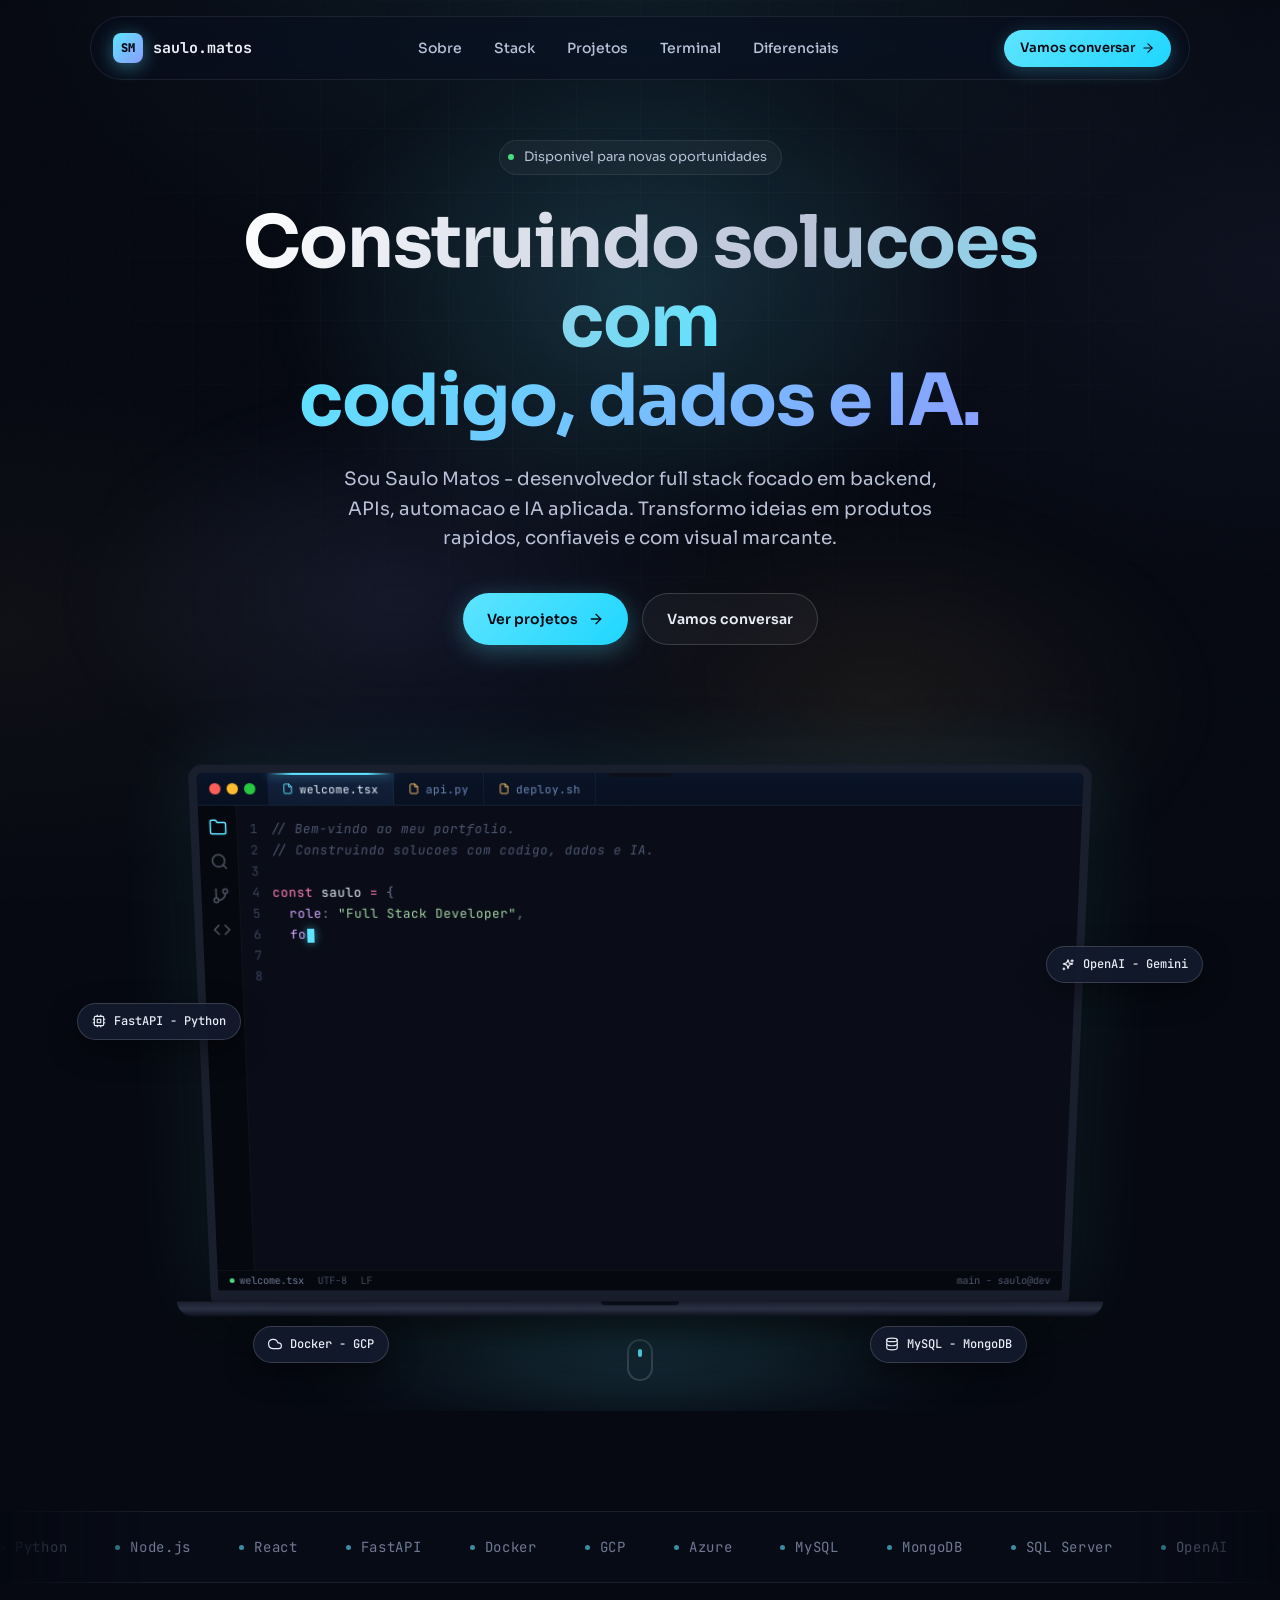
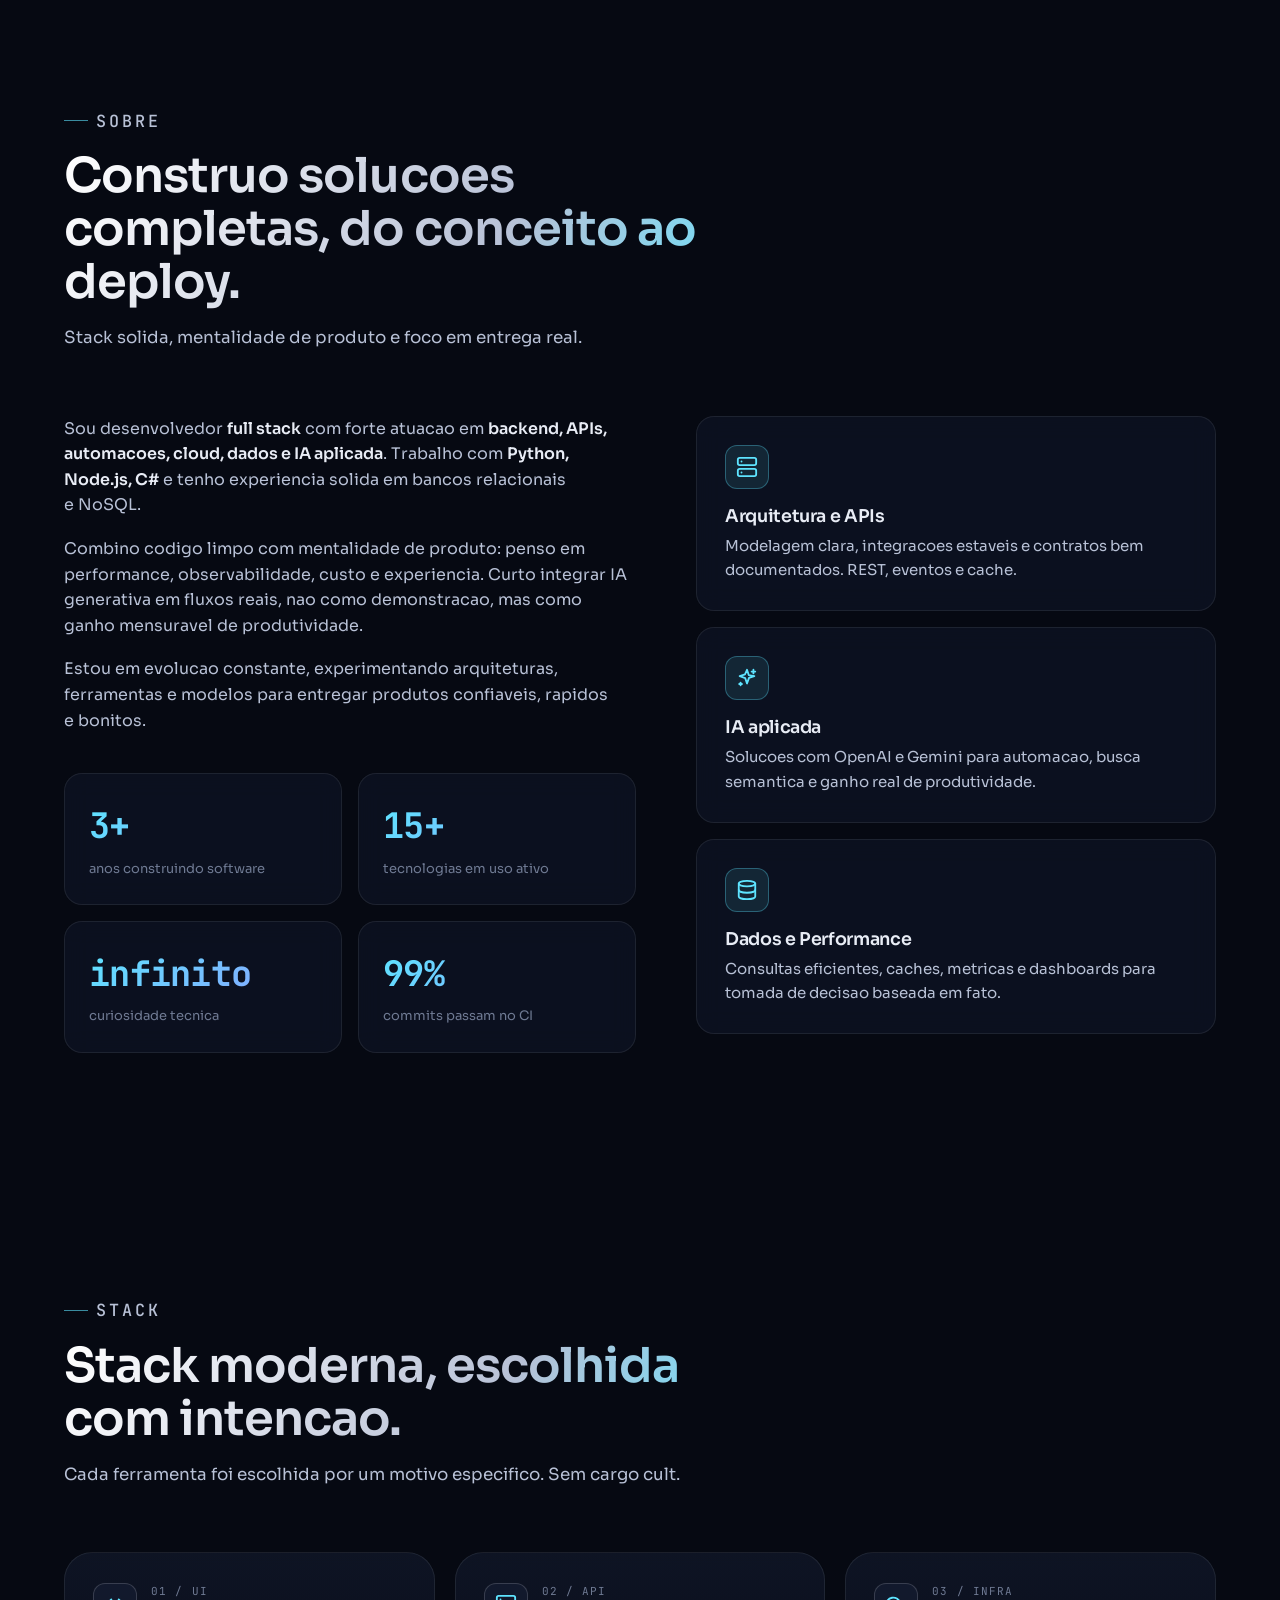
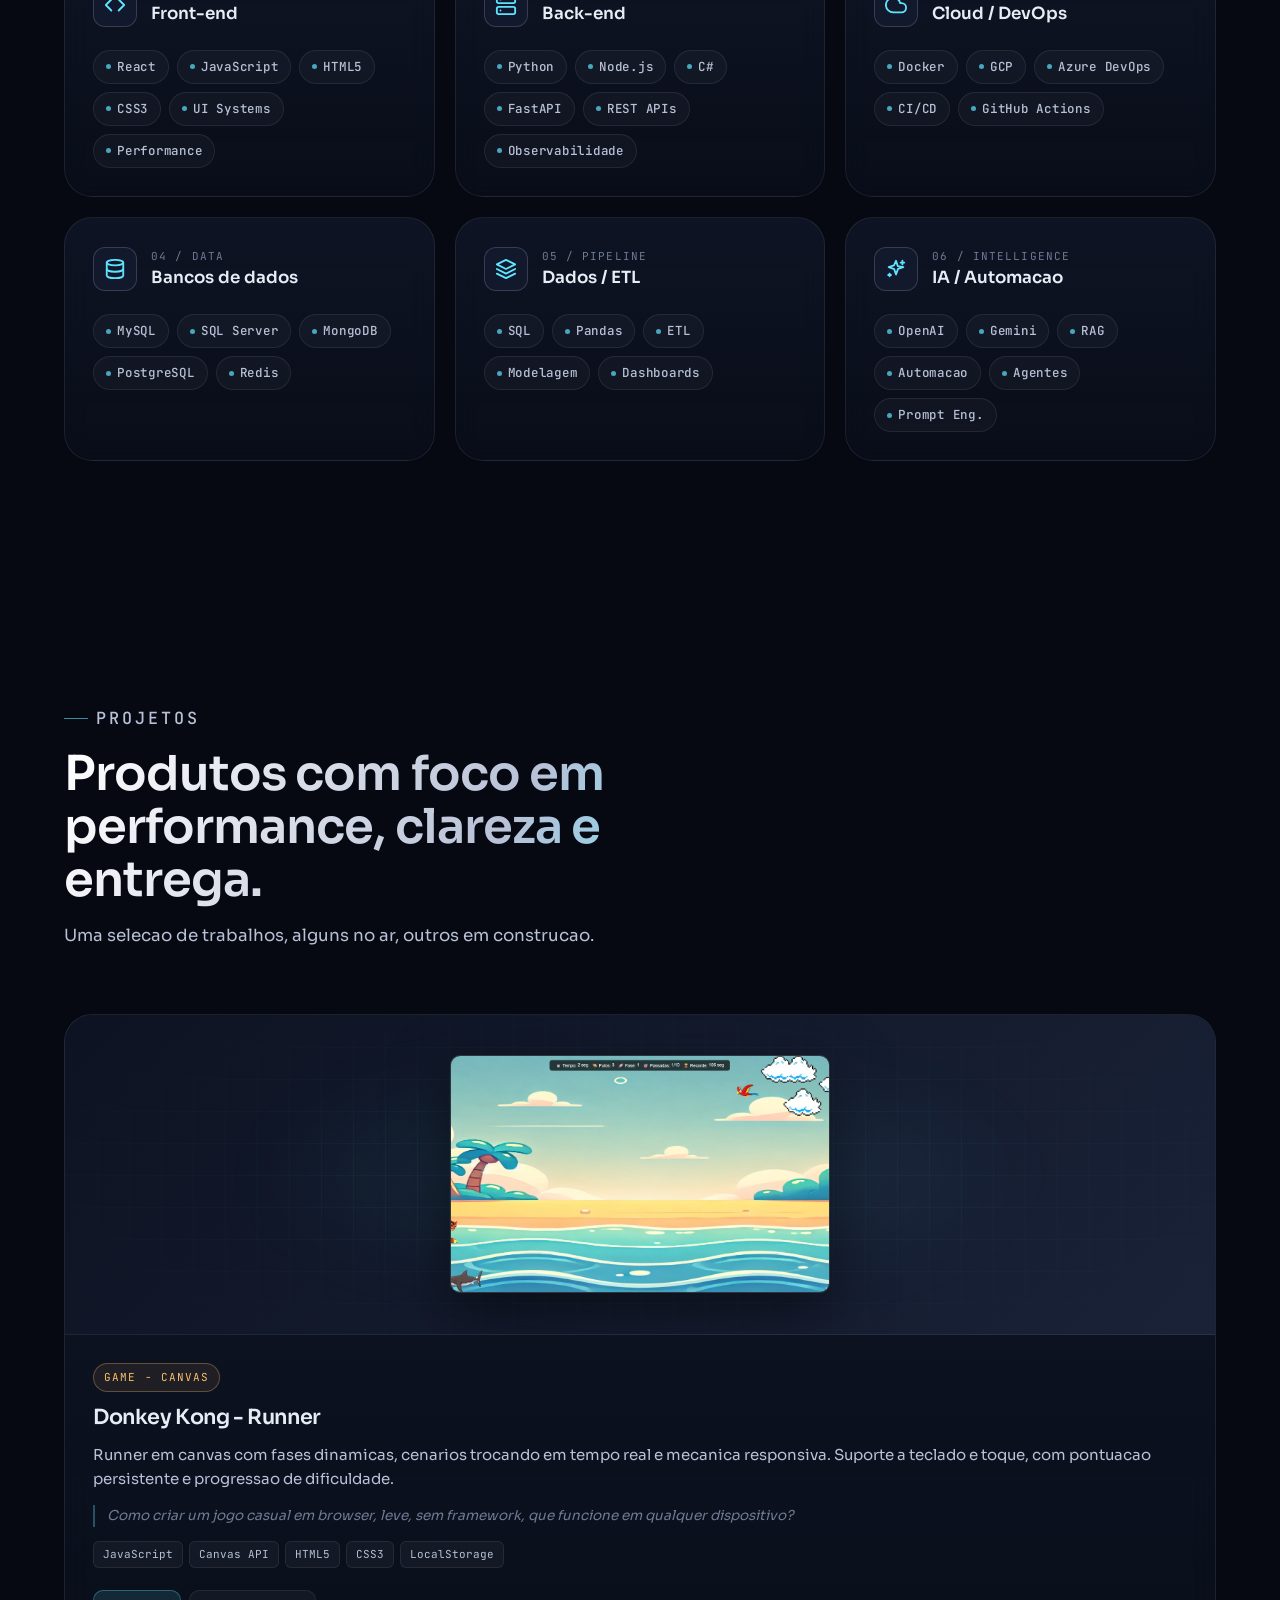
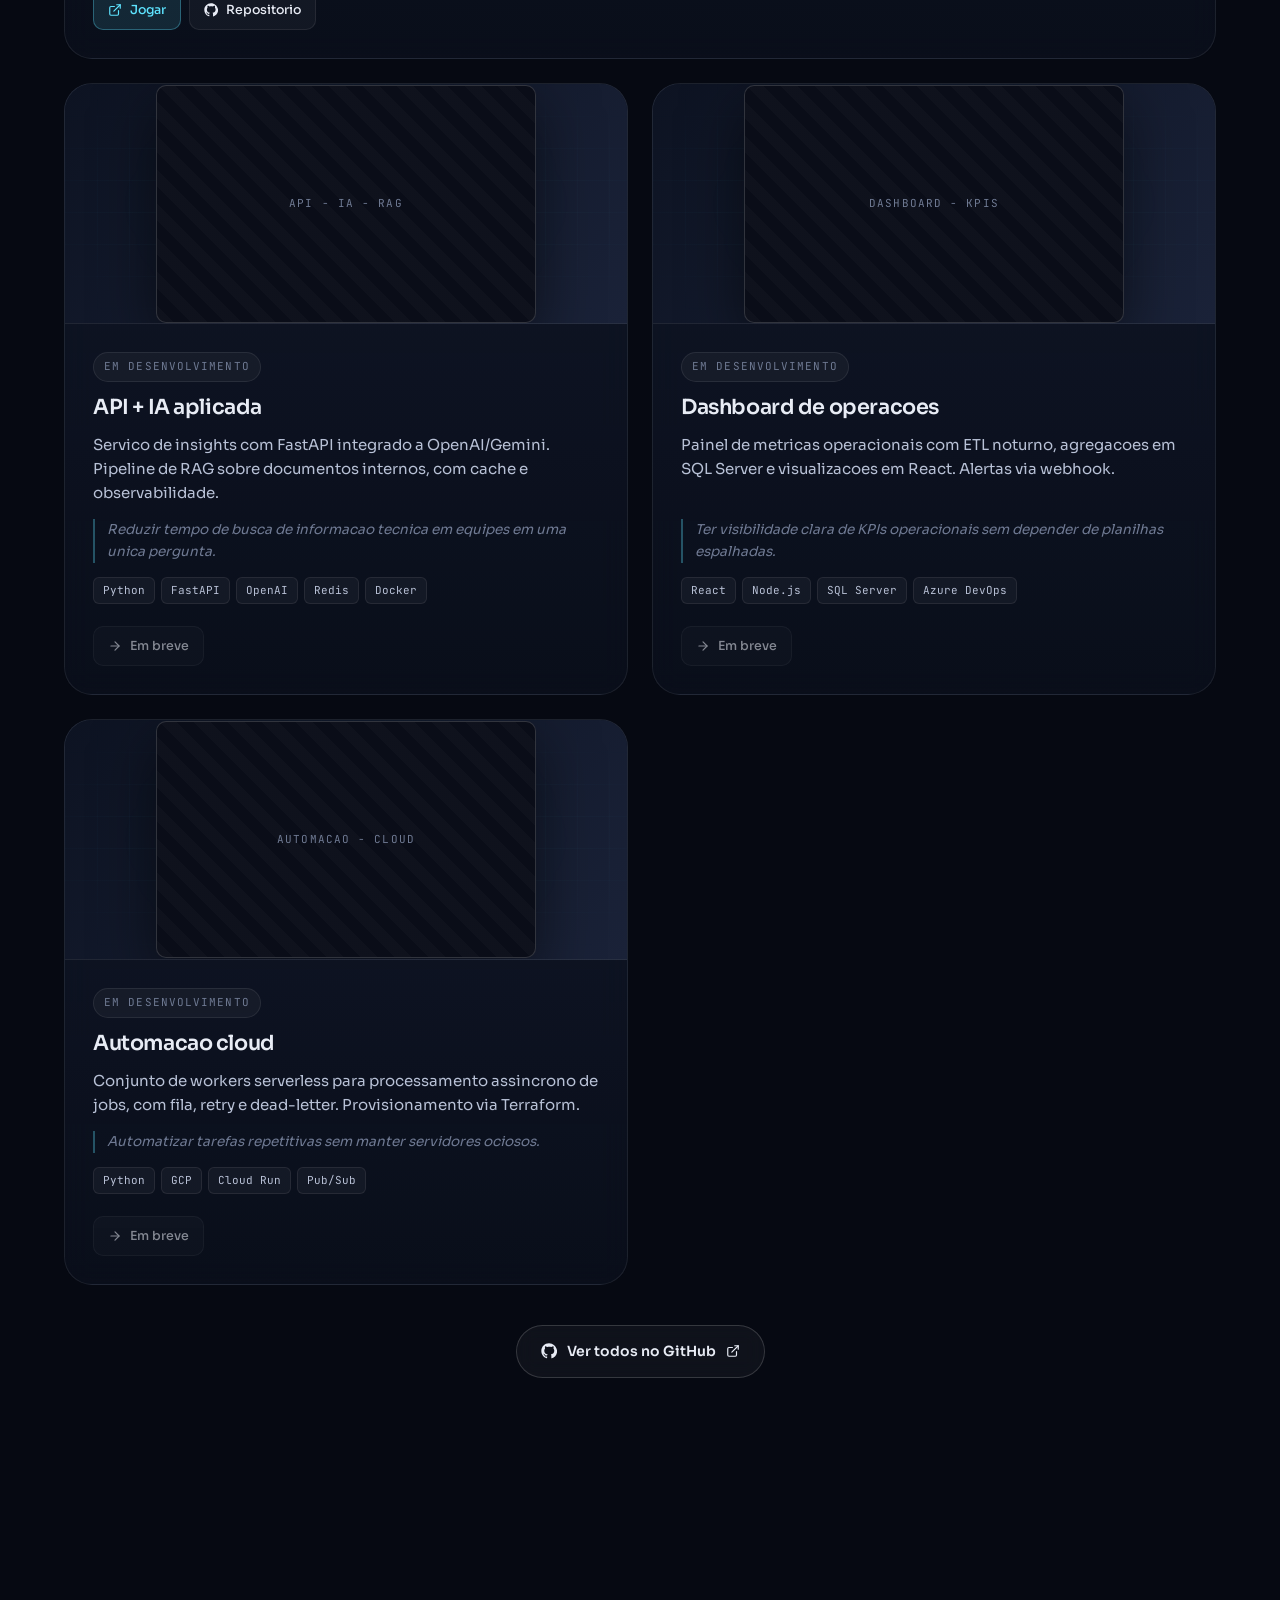
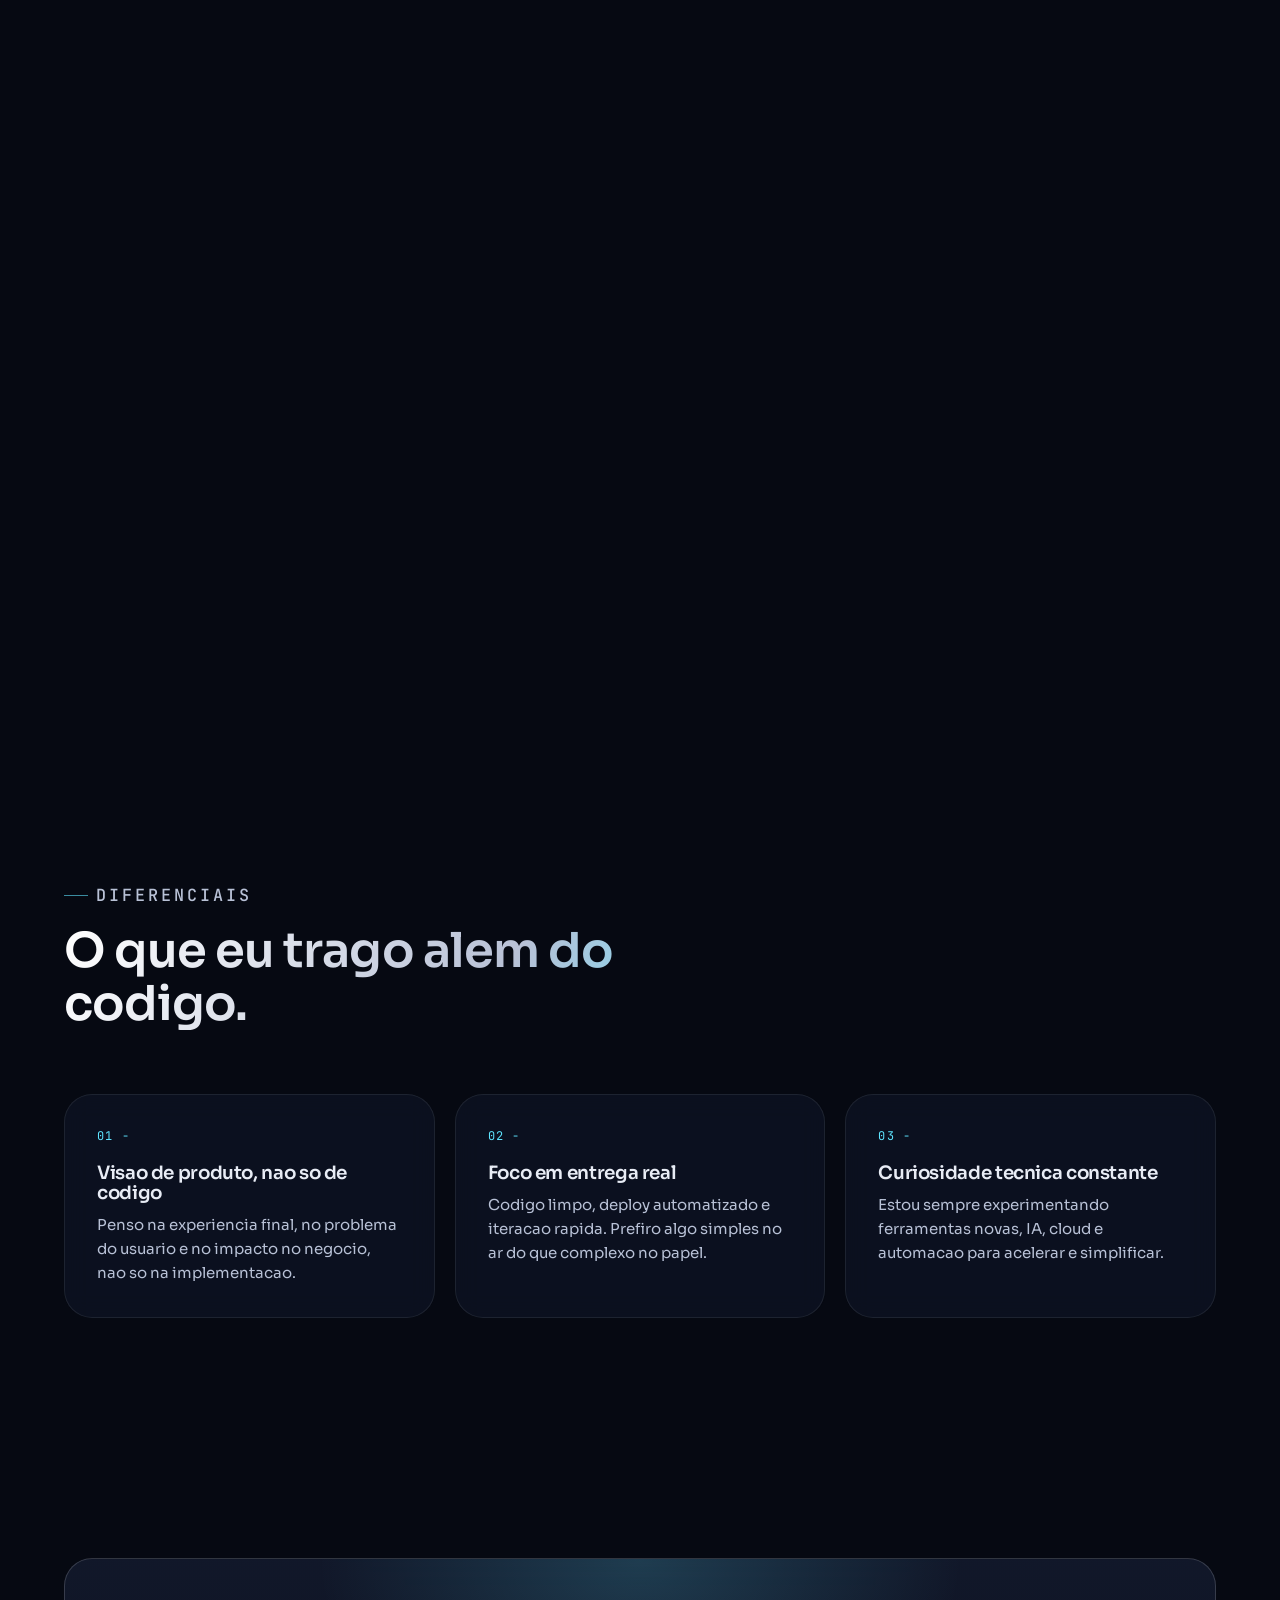
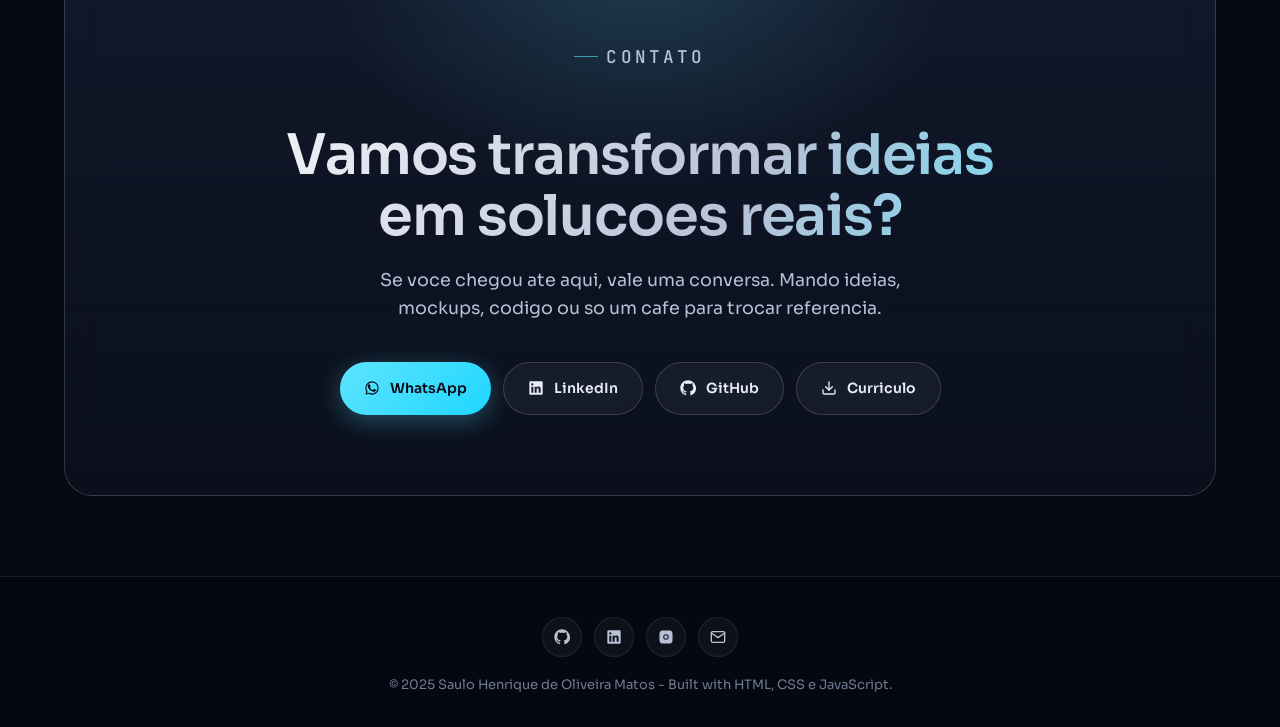
<file: index.html>
<!doctype html>
<html lang="pt-br">
<head>
  <meta charset="utf-8" />
  <meta name="viewport" content="width=device-width, initial-scale=1, viewport-fit=cover" />
  <meta name="theme-color" content="#060912" />
  <meta name="description" content="Saulo Matos — desenvolvedor full stack. Backend, APIs, automação, cloud e IA aplicada." />
  <title>Saulo Matos — Full Stack Developer</title>

  <link rel="preconnect" href="https://fonts.googleapis.com" />
  <link rel="preconnect" href="https://fonts.gstatic.com" crossorigin />
  <link href="https://fonts.googleapis.com/css2?family=Sora:wght@300;400;500;600;700&family=JetBrains+Mono:wght@400;500;600&display=swap" rel="stylesheet" />

  <link rel="stylesheet" href="styles.css?v=5" />
</head>
<body>
  <div id="root"></div>
  <script src="scripts.js?v=2" defer></script>
</body>
</html>
</file>
<file: styles.css>
/* ============================================
   PORTFOLIO SAULO MATOS — TECH PREMIUM REDESIGN
   ============================================ */

:root {
  /* Core palette — navy profundo + ciano elétrico */
  --bg: #060912;
  --bg-soft: #0a0f1e;
  --bg-elev: #101729;
  --surface: rgba(16, 23, 41, 0.6);
  --surface-strong: rgba(20, 28, 48, 0.85);

  --text: #e8ecf5;
  --text-soft: #b8c1d6;
  --text-muted: #6f7a93;
  --text-dim: #4a5269;

  --accent: #5ee4ff;
  --accent-strong: #1fd6ff;
  --accent-warm: #f9c06b;
  --accent-violet: #8b9dff;

  --border: rgba(255, 255, 255, 0.08);
  --border-strong: rgba(255, 255, 255, 0.16);
  --border-accent: rgba(94, 228, 255, 0.32);

  --glow-cyan: 0 0 60px rgba(94, 228, 255, 0.35);
  --glow-warm: 0 0 60px rgba(249, 192, 107, 0.25);
  --shadow-card: 0 24px 60px rgba(0, 0, 0, 0.45);
  --shadow-deep: 0 40px 100px rgba(0, 0, 0, 0.6);

  --radius: 18px;
  --radius-lg: 28px;
  --radius-sm: 10px;

  --easing: cubic-bezier(0.22, 1, 0.36, 1);
  --easing-soft: cubic-bezier(0.4, 0, 0.2, 1);

  --container: 1200px;
}

* { box-sizing: border-box; margin: 0; padding: 0; }

[hidden] {
  display: none !important;
}

html { scroll-behavior: smooth; }

body {
  font-family: "Sora", "Inter", -apple-system, BlinkMacSystemFont, sans-serif;
  background: var(--bg);
  color: var(--text);
  -webkit-font-smoothing: antialiased;
  -moz-osx-font-smoothing: grayscale;
  overflow-x: hidden;
  line-height: 1.6;
}

/* Background layers — grid + radial glows */
.bg-layer {
  position: fixed;
  inset: 0;
  z-index: -2;
  pointer-events: none;
  background:
    radial-gradient(ellipse 80% 60% at 50% 0%, rgba(94, 228, 255, 0.08), transparent 60%),
    radial-gradient(ellipse 60% 50% at 100% 30%, rgba(139, 157, 255, 0.06), transparent 70%),
    radial-gradient(ellipse 50% 40% at 0% 70%, rgba(249, 192, 107, 0.04), transparent 70%),
    var(--bg);
}

.bg-grid {
  position: fixed;
  inset: 0;
  z-index: -1;
  pointer-events: none;
  background-image:
    linear-gradient(rgba(255, 255, 255, 0.018) 1px, transparent 1px),
    linear-gradient(90deg, rgba(255, 255, 255, 0.018) 1px, transparent 1px);
  background-size: 64px 64px;
  mask-image: radial-gradient(ellipse 80% 70% at 50% 30%, #000 20%, transparent 80%);
  -webkit-mask-image: radial-gradient(ellipse 80% 70% at 50% 30%, #000 20%, transparent 80%);
}

.bg-noise {
  position: fixed;
  inset: 0;
  z-index: -1;
  pointer-events: none;
  opacity: 0.03;
  mix-blend-mode: overlay;
  background-image: url("data:image/svg+xml;utf8,<svg xmlns='http://www.w3.org/2000/svg' width='200' height='200'><filter id='n'><feTurbulence type='fractalNoise' baseFrequency='0.9' numOctaves='2'/></filter><rect width='100%' height='100%' filter='url(%23n)' opacity='0.5'/></svg>");
}

/* Typography */
h1, h2, h3, h4 {
  font-family: "Sora", sans-serif;
  font-weight: 600;
  letter-spacing: -0.02em;
  line-height: 1.1;
}

h1 { font-size: clamp(2.5rem, 6vw, 4.5rem); font-weight: 700; }
h2 { font-size: clamp(2rem, 4vw, 3rem); }
h3 { font-size: clamp(1.25rem, 2vw, 1.5rem); }

.eyebrow {
  display: inline-flex;
  align-items: center;
  gap: 8px;
  font-size: 12px;
  font-weight: 500;
  letter-spacing: 0.18em;
  text-transform: uppercase;
  color: var(--accent);
  font-family: "JetBrains Mono", monospace;
}

.eyebrow::before {
  content: "";
  width: 24px;
  height: 1px;
  background: var(--accent);
  opacity: 0.6;
}

.gradient-text {
  background: linear-gradient(120deg, #ffffff 0%, #b8c1d6 60%, var(--accent) 100%);
  -webkit-background-clip: text;
  background-clip: text;
  -webkit-text-fill-color: transparent;
}

.accent-text {
  background: linear-gradient(135deg, var(--accent) 0%, var(--accent-violet) 100%);
  -webkit-background-clip: text;
  background-clip: text;
  -webkit-text-fill-color: transparent;
}

.container {
  max-width: var(--container);
  margin: 0 auto;
  padding: 0 24px;
}

/* ============== NAV ============== */
.nav {
  position: fixed;
  top: 16px;
  left: 50%;
  transform: translateX(-50%);
  z-index: 100;
  width: calc(100% - 32px);
  max-width: 1100px;
  display: flex;
  align-items: center;
  justify-content: space-between;
  padding: 12px 18px 12px 22px;
  background: rgba(10, 15, 30, 0.55);
  backdrop-filter: blur(20px) saturate(140%);
  -webkit-backdrop-filter: blur(20px) saturate(140%);
  border: 1px solid var(--border);
  border-radius: 100px;
  transition: all 0.4s var(--easing);
}

.nav.scrolled {
  background: rgba(8, 12, 22, 0.85);
  border-color: var(--border-strong);
  box-shadow: 0 10px 40px rgba(0, 0, 0, 0.4);
}

.nav-brand {
  display: flex;
  align-items: center;
  gap: 10px;
  font-weight: 700;
  font-size: 15px;
  text-decoration: none;
  color: var(--text);
  font-family: "JetBrains Mono", monospace;
}

.nav-brand-mark {
  width: 30px;
  height: 30px;
  display: grid;
  place-items: center;
  border-radius: 8px;
  background: linear-gradient(135deg, var(--accent) 0%, var(--accent-violet) 100%);
  color: #060912;
  font-weight: 800;
  font-size: 12px;
  box-shadow: 0 4px 18px rgba(94, 228, 255, 0.4);
}

.nav-links {
  display: flex;
  gap: 4px;
  list-style: none;
}

.nav-links a {
  display: block;
  padding: 8px 14px;
  border-radius: 100px;
  text-decoration: none;
  color: var(--text-soft);
  font-size: 14px;
  font-weight: 500;
  transition: all 0.3s var(--easing);
}

.nav-links a:hover {
  color: var(--text);
  background: rgba(255, 255, 255, 0.06);
}

.nav-cta {
  display: inline-flex;
  align-items: center;
  gap: 6px;
  padding: 8px 16px;
  background: linear-gradient(135deg, var(--accent) 0%, var(--accent-strong) 100%);
  color: #060912;
  font-weight: 600;
  font-size: 13px;
  border-radius: 100px;
  text-decoration: none;
  transition: all 0.3s var(--easing);
  box-shadow: 0 4px 18px rgba(94, 228, 255, 0.25);
}

.nav-cta:hover {
  transform: translateY(-1px);
  box-shadow: 0 6px 24px rgba(94, 228, 255, 0.5);
}

.nav-mobile-toggle {
  display: none;
  width: 36px;
  height: 36px;
  background: rgba(255, 255, 255, 0.06);
  border: 1px solid var(--border);
  border-radius: 10px;
  color: var(--text);
  cursor: pointer;
  align-items: center;
  justify-content: center;
}

@media (max-width: 860px) {
  .nav-links { display: none; }
  .nav-mobile-toggle { display: flex; }
  .nav-cta { display: none; }
}

.mobile-menu {
  position: fixed;
  inset: 0;
  z-index: 99;
  background: rgba(6, 9, 18, 0.96);
  backdrop-filter: blur(24px);
  -webkit-backdrop-filter: blur(24px);
  display: flex;
  flex-direction: column;
  align-items: center;
  justify-content: center;
  gap: 24px;
  padding: 80px 24px 40px;
}

.mobile-menu a {
  font-size: 24px;
  font-weight: 600;
  color: var(--text);
  text-decoration: none;
  font-family: "Sora", sans-serif;
}

.mobile-menu .nav-cta {
  display: inline-flex;
  margin-top: 20px;
  font-size: 16px;
  padding: 14px 28px;
}

/* ============== HERO ============== */
.hero {
  min-height: 100vh;
  position: relative;
  display: flex;
  align-items: center;
  justify-content: center;
  padding: 140px 24px 80px;
  overflow: hidden;
}

.hero-glow {
  position: absolute;
  top: 0;
  left: 50%;
  transform: translateX(-50%);
  width: 1200px;
  height: 1000px;
  background:
    radial-gradient(ellipse 50% 40% at 50% 30%, rgba(94, 228, 255, 0.18), transparent 60%),
    radial-gradient(ellipse 40% 30% at 30% 60%, rgba(139, 157, 255, 0.1), transparent 70%),
    radial-gradient(ellipse 40% 30% at 70% 70%, rgba(249, 192, 107, 0.08), transparent 70%);
  pointer-events: none;
  filter: blur(20px);
}

.hero-content {
  width: 100%;
  max-width: var(--container);
  display: grid;
  grid-template-columns: 1fr;
  gap: 60px;
  position: relative;
  z-index: 2;
}

.hero-text {
  text-align: center;
  max-width: 820px;
  margin: 0 auto;
}

.hero-pill {
  display: inline-flex;
  align-items: center;
  gap: 10px;
  padding: 6px 14px 6px 8px;
  background: rgba(255, 255, 255, 0.04);
  border: 1px solid var(--border);
  border-radius: 100px;
  font-size: 13px;
  color: var(--text-soft);
  margin-bottom: 28px;
  backdrop-filter: blur(10px);
}

.hero-pill-dot {
  width: 22px;
  height: 22px;
  border-radius: 50%;
  background: linear-gradient(135deg, var(--accent), var(--accent-violet));
  display: grid;
  place-items: center;
  font-size: 11px;
  font-weight: 700;
  color: #060912;
}

.hero-pill .live-dot {
  width: 6px;
  height: 6px;
  border-radius: 50%;
  background: #4ade80;
  box-shadow: 0 0 0 0 rgba(74, 222, 128, 0.6);
  animation: pulse-dot 2s infinite;
}

@keyframes pulse-dot {
  0%, 100% { box-shadow: 0 0 0 0 rgba(74, 222, 128, 0.6); }
  50% { box-shadow: 0 0 0 8px rgba(74, 222, 128, 0); }
}

.hero h1 {
  margin-bottom: 24px;
}

.hero-lead {
  font-size: clamp(1rem, 1.6vw, 1.15rem);
  color: var(--text-soft);
  max-width: 600px;
  margin: 0 auto 40px;
  text-wrap: pretty;
}

.hero-actions {
  display: flex;
  gap: 14px;
  justify-content: center;
  flex-wrap: wrap;
}

/* ============== BUTTONS ============== */
.btn {
  display: inline-flex;
  align-items: center;
  gap: 10px;
  padding: 14px 24px;
  border-radius: 100px;
  font-weight: 600;
  font-size: 14px;
  text-decoration: none;
  border: none;
  cursor: pointer;
  font-family: inherit;
  transition: all 0.3s var(--easing);
  position: relative;
  overflow: hidden;
}

.btn-primary {
  background: linear-gradient(135deg, var(--accent) 0%, var(--accent-strong) 100%);
  color: #060912;
  box-shadow: 0 6px 24px rgba(94, 228, 255, 0.3);
}

.btn-primary:hover {
  transform: translateY(-2px);
  box-shadow: 0 12px 32px rgba(94, 228, 255, 0.5);
}

.btn-primary::after {
  content: "";
  position: absolute;
  top: 0;
  left: -100%;
  width: 100%;
  height: 100%;
  background: linear-gradient(90deg, transparent, rgba(255, 255, 255, 0.3), transparent);
  transition: left 0.6s;
}

.btn-primary:hover::after { left: 100%; }

.btn-ghost {
  background: rgba(255, 255, 255, 0.04);
  color: var(--text);
  border: 1px solid var(--border-strong);
  backdrop-filter: blur(10px);
}

.btn-ghost:hover {
  background: rgba(255, 255, 255, 0.08);
  border-color: var(--accent);
  transform: translateY(-2px);
}

/* ============== NOTEBOOK ============== */
.notebook-stage {
  position: relative;
  width: 100%;
  max-width: 880px;
  margin: 60px auto 0;
  perspective: 1800px;
  perspective-origin: 50% 30%;
}

.notebook-stage::before {
  content: "";
  position: absolute;
  bottom: -60px;
  left: 50%;
  transform: translateX(-50%);
  width: 80%;
  height: 80px;
  background: radial-gradient(ellipse, rgba(94, 228, 255, 0.4), transparent 70%);
  filter: blur(40px);
  z-index: -1;
}

.notebook {
  position: relative;
  transform-style: preserve-3d;
  transition: transform 0.6s var(--easing);
}

.notebook-screen {
  position: relative;
  width: 100%;
  aspect-ratio: 16 / 10;
  background: #0a0d18;
  border-radius: 14px 14px 4px 4px;
  border: 8px solid #1a1f2e;
  border-bottom-width: 12px;
  box-shadow:
    inset 0 0 0 1px rgba(255, 255, 255, 0.05),
    0 30px 80px rgba(0, 0, 0, 0.6),
    0 0 80px rgba(94, 228, 255, 0.15);
  overflow: hidden;
  transform-style: preserve-3d;
}

.notebook-screen::before {
  content: "";
  position: absolute;
  top: 0;
  left: 50%;
  transform: translateX(-50%);
  width: 60px;
  height: 4px;
  background: #0d1019;
  border-radius: 0 0 4px 4px;
  z-index: 4;
}

.notebook-base {
  width: 108%;
  height: 16px;
  margin: 0 -4%;
  background: linear-gradient(180deg, #1a1f2e 0%, #2a3142 50%, #0d111c 100%);
  border-radius: 0 0 16px 16px;
  position: relative;
  box-shadow: 0 10px 30px rgba(0, 0, 0, 0.5);
}

.notebook-base::before {
  content: "";
  position: absolute;
  top: 0;
  left: 50%;
  transform: translateX(-50%);
  width: 80px;
  height: 4px;
  background: #0a0d18;
  border-radius: 0 0 8px 8px;
}

/* IDE inside notebook */
.ide {
  width: 100%;
  height: 100%;
  display: flex;
  flex-direction: column;
  background: #0a0d18;
  font-family: "JetBrains Mono", "Fira Code", monospace;
  font-size: 13px;
  position: relative;
}

.ide-tabs {
  display: flex;
  align-items: center;
  height: 32px;
  background: linear-gradient(180deg, #0a1428 0%, #081020 100%);
  border-bottom: 1px solid rgba(94, 228, 255, 0.08);
  flex-shrink: 0;
}

.ide-traffic {
  display: flex;
  gap: 6px;
  padding: 0 12px;
}

.ide-dot {
  width: 11px;
  height: 11px;
  border-radius: 50%;
}

.ide-dot.r { background: #ff5f57; }
.ide-dot.y { background: #febc2e; }
.ide-dot.g { background: #28c840; }

.ide-tab {
  display: inline-flex;
  align-items: center;
  gap: 6px;
  padding: 0 14px;
  height: 100%;
  font-size: 11px;
  color: #6b86b4;
  border: none;
  border-right: 1px solid rgba(94, 228, 255, 0.06);
  background: transparent;
  font-family: inherit;
  cursor: pointer;
  transition: color 0.25s var(--easing), background 0.25s var(--easing);
  position: relative;
}

.ide-tab:hover:not(.active) {
  color: #a9c4ed;
  background: rgba(94, 228, 255, 0.05);
}

.ide-tab.active {
  background: linear-gradient(180deg, #14233f 0%, #0e1a30 100%);
  color: #e8f3ff;
}

.ide-tab.active::after {
  content: "";
  position: absolute;
  top: 0;
  left: 0;
  right: 0;
  height: 2px;
  background: linear-gradient(90deg, transparent, var(--accent) 20%, var(--accent) 80%, transparent);
  box-shadow: 0 0 10px rgba(94, 228, 255, 0.7);
}

.ide-tab.active::before {
  content: "";
  position: absolute;
  bottom: 0;
  left: 0;
  right: 0;
  height: 1px;
  background: #0e1a30;
}

.ide-tab.active .ide-tab-icon {
  color: var(--accent);
}

.ide-tab-icon {
  width: 12px;
  height: 12px;
  color: var(--accent-warm);
}

.ide-body {
  display: flex;
  flex: 1;
  min-height: 0;
}

.ide-sidebar {
  width: 38px;
  background: #060810;
  border-right: 1px solid rgba(255, 255, 255, 0.04);
  display: flex;
  flex-direction: column;
  align-items: center;
  padding: 12px 0;
  gap: 16px;
  flex-shrink: 0;
}

.ide-sidebar-icon {
  width: 18px;
  height: 18px;
  opacity: 0.4;
  color: var(--text-soft);
}

.ide-sidebar-icon.active {
  opacity: 1;
  color: var(--accent);
}

.ide-editor {
  flex: 1;
  display: flex;
  min-width: 0;
  overflow: hidden;
  --ide-line-h: 21px;
}

.ide-gutter {
  padding: 12px 8px 12px 12px;
  color: #3a4259;
  text-align: right;
  user-select: none;
  font-size: 12.5px;
  line-height: var(--ide-line-h);
  flex-shrink: 0;
}

.ide-gutter > div {
  height: var(--ide-line-h);
  line-height: var(--ide-line-h);
}

.ide-code {
  flex: 1;
  padding: 12px 14px 12px 4px;
  line-height: var(--ide-line-h);
  font-size: 12.5px;
  overflow: hidden;
  white-space: pre;
  min-width: 0;
}

.ide-code .line {
  white-space: pre;
  display: block;
  height: var(--ide-line-h);
  line-height: var(--ide-line-h);
}

/* Syntax highlighting */
.tk-key { color: #ff7eb6; }      /* keyword pink */
.tk-fn { color: #82cfff; }        /* function blue */
.tk-str { color: #a5d3a3; }       /* string green */
.tk-num { color: #f9c06b; }       /* number warm */
.tk-com { color: #4d5670; font-style: italic; } /* comment */
.tk-var { color: #e8ecf5; }
.tk-prop { color: #d4a5ff; }
.tk-tag { color: #5ee4ff; }
.tk-punct { color: #6f7a93; }
.tk-op { color: #ff7eb6; }

.cursor-blink {
  display: inline-block;
  width: 7px;
  height: 14px;
  background: var(--accent);
  vertical-align: text-bottom;
  margin-left: 1px;
  animation: blink 1s steps(1) infinite;
  box-shadow: 0 0 8px rgba(94, 228, 255, 0.6);
}

@keyframes blink {
  0%, 50% { opacity: 1; }
  51%, 100% { opacity: 0; }
}

.ide-statusbar {
  height: 22px;
  background: #060810;
  border-top: 1px solid rgba(255, 255, 255, 0.04);
  display: flex;
  align-items: center;
  padding: 0 12px;
  font-size: 10.5px;
  color: var(--text-muted);
  gap: 14px;
  flex-shrink: 0;
}

.ide-status-pill {
  display: inline-flex;
  align-items: center;
  gap: 5px;
}

.ide-status-pill .live-dot {
  width: 5px;
  height: 5px;
  border-radius: 50%;
  background: #4ade80;
}

/* Floating tags around notebook */
.float-tag {
  position: absolute;
  display: inline-flex;
  align-items: center;
  gap: 8px;
  padding: 8px 14px;
  background: rgba(20, 28, 48, 0.85);
  backdrop-filter: blur(16px);
  -webkit-backdrop-filter: blur(16px);
  border: 1px solid var(--border-strong);
  border-radius: 100px;
  font-size: 12px;
  font-weight: 500;
  color: var(--text);
  box-shadow: 0 10px 30px rgba(0, 0, 0, 0.4);
  font-family: "JetBrains Mono", monospace;
  z-index: 3;
}

.float-tag .tag-icon {
  width: 14px;
  height: 14px;
}

/* Floating tags orbit AROUND the notebook, never overlapping the screen */
.float-tag-1 {
  /* far left, mid-height — orbits notebook */
  top: 38%;
  left: -22%;
}

.float-tag-2 {
  /* far right, mid-height — orbits notebook */
  top: 30%;
  right: -22%;
}

.float-tag-3 {
  /* bottom-left, below base */
  bottom: -32px;
  left: 6%;
}

.float-tag-4 {
  /* bottom-right, below base */
  bottom: -32px;
  right: 6%;
}

@media (max-width: 1280px) {
  .float-tag-1 { top: 42%; left: -14%; }
  .float-tag-2 { top: 32%; right: -14%; }
}

@media (max-width: 1100px) {
  /* Pull tags closer but keep them on the SIDES (not on top of tabs) */
  .float-tag-1 { top: 50%; left: -10px; transform: translateY(-50%); }
  .float-tag-2 { top: 40%; right: -10px; transform: translateY(-50%); }
  .float-tag-1.float-anim, .float-tag-2.float-anim { animation: none; }
  .float-tag-3 { bottom: -24px; left: 4%; }
  .float-tag-4 { bottom: -24px; right: 4%; }
}

@media (max-width: 760px) {
  /* Notebook expands edge-to-edge with breathing room */
  .notebook-stage { max-width: 100%; margin-top: 50px; padding: 0 4px; }
  .notebook-screen {
    aspect-ratio: 4 / 3.2;
    border-width: 6px;
    border-bottom-width: 10px;
    border-radius: 12px 12px 4px 4px;
  }

  .float-tag-1 { top: auto; bottom: -52px; left: 8px; transform: none; }
  .float-tag-2 { top: auto; bottom: -52px; right: 8px; left: auto; transform: none; }
  .float-tag-3 { bottom: -22px; left: 8px; }
  .float-tag-4 { bottom: -22px; right: 8px; left: auto; }
  .float-tag { font-size: 10px; padding: 5px 9px; }

  /* Tabs: ALL visible, larger touch target, scrollable if needed */
  .ide-tabs {
    height: 38px;
    overflow-x: auto;
    overflow-y: hidden;
    scrollbar-width: none;
    -webkit-overflow-scrolling: touch;
  }
  .ide-tabs::-webkit-scrollbar { display: none; }
  .ide-traffic { padding: 0 10px; }
  .ide-dot { width: 9px; height: 9px; }
  .ide-tab {
    display: inline-flex !important;
    padding: 0 12px;
    font-size: 11px;
    min-height: 38px;
    flex-shrink: 0;
    -webkit-tap-highlight-color: rgba(94, 228, 255, 0.2);
    touch-action: manipulation;
  }
  .ide-tab.active::after { height: 2.5px; }

  /* Sidebar hidden, code gets full width */
  .ide-sidebar { display: none; }
  .ide-editor { --ide-line-h: 18px; }
  .ide-gutter { padding: 10px 6px 10px 10px; font-size: 11px; }
  .ide-code { padding: 10px 12px 10px 4px; font-size: 11px; }
  .ide-statusbar { font-size: 9.5px; padding: 0 10px; }
}

@media (max-width: 420px) {
  .ide-editor { --ide-line-h: 17px; }
  .ide-code, .ide-gutter { font-size: 10.5px; }
  .ide-tab { padding: 0 10px; font-size: 10.5px; }
}

/* Marquee tech strip */
.marquee {
  margin-top: 100px;
  overflow: hidden;
  position: relative;
  padding: 24px 0;
  border-top: 1px solid var(--border);
  border-bottom: 1px solid var(--border);
  background: rgba(10, 15, 30, 0.4);
  -webkit-mask-image: linear-gradient(90deg, transparent, #000 12%, #000 88%, transparent);
  mask-image: linear-gradient(90deg, transparent, #000 12%, #000 88%, transparent);
}

.marquee-track {
  display: flex;
  gap: 48px;
  animation: marquee 40s linear infinite;
  width: max-content;
}

.marquee-item {
  display: inline-flex;
  align-items: center;
  gap: 10px;
  font-family: "JetBrains Mono", monospace;
  font-size: 14px;
  color: var(--text-muted);
  white-space: nowrap;
  letter-spacing: 0.05em;
}

.marquee-item .dot {
  width: 5px;
  height: 5px;
  border-radius: 50%;
  background: var(--accent);
  opacity: 0.6;
}

@keyframes marquee {
  0% { transform: translateX(0); }
  100% { transform: translateX(-50%); }
}

/* ============== SECTIONS ============== */
.section {
  padding: 120px 0;
  position: relative;
}

.section-head {
  margin-bottom: 64px;
  max-width: 720px;
}

.section-head.center {
  margin-left: auto;
  margin-right: auto;
  text-align: center;
}

.section-head .eyebrow {
  margin-bottom: 16px;
}

.section-head h2 {
  margin-bottom: 16px;
}

.section-head p {
  color: var(--text-soft);
  font-size: 1.05rem;
}

/* ============== ABOUT ============== */
.about-grid {
  display: grid;
  grid-template-columns: 1.1fr 1fr;
  gap: 60px;
  align-items: start;
}

@media (max-width: 900px) {
  .about-grid { grid-template-columns: 1fr; gap: 40px; }
}

.about-text p {
  color: var(--text-soft);
  margin-bottom: 18px;
  font-size: 1rem;
  text-wrap: pretty;
}

.about-text p strong {
  color: var(--text);
  font-weight: 600;
}

.about-stats {
  display: grid;
  grid-template-columns: repeat(2, 1fr);
  gap: 16px;
  margin-top: 40px;
}

.stat {
  padding: 24px;
  background: var(--surface);
  border: 1px solid var(--border);
  border-radius: var(--radius);
  backdrop-filter: blur(12px);
  -webkit-backdrop-filter: blur(12px);
  transition: all 0.4s var(--easing);
}

.stat:hover {
  border-color: var(--border-accent);
  transform: translateY(-3px);
  box-shadow: var(--shadow-card);
}

.stat-num {
  font-size: 2.2rem;
  font-weight: 700;
  font-family: "JetBrains Mono", monospace;
  background: linear-gradient(135deg, var(--accent), var(--accent-violet));
  -webkit-background-clip: text;
  background-clip: text;
  -webkit-text-fill-color: transparent;
  display: block;
  letter-spacing: -0.02em;
}

.stat-label {
  font-size: 13px;
  color: var(--text-muted);
  margin-top: 6px;
}

.about-cards {
  display: grid;
  gap: 16px;
}

.about-card {
  position: relative;
  padding: 28px;
  background: var(--surface);
  border: 1px solid var(--border);
  border-radius: var(--radius);
  backdrop-filter: blur(12px);
  -webkit-backdrop-filter: blur(12px);
  transition: all 0.4s var(--easing);
  overflow: hidden;
}

.about-card::before {
  content: "";
  position: absolute;
  inset: 0;
  background: radial-gradient(400px circle at var(--mx, 50%) var(--my, 50%), rgba(94, 228, 255, 0.08), transparent 40%);
  opacity: 0;
  transition: opacity 0.3s;
  pointer-events: none;
}

.about-card:hover::before { opacity: 1; }

.about-card:hover {
  border-color: var(--border-accent);
  transform: translateY(-3px);
}

.about-card-icon {
  width: 44px;
  height: 44px;
  border-radius: 12px;
  background: rgba(94, 228, 255, 0.1);
  border: 1px solid var(--border-accent);
  display: grid;
  place-items: center;
  margin-bottom: 18px;
  color: var(--accent);
}

.about-card h3 {
  margin-bottom: 8px;
  font-size: 1.1rem;
}

.about-card p {
  color: var(--text-soft);
  font-size: 0.94rem;
}

/* ============== STACK ============== */
.stack-grid {
  display: grid;
  grid-template-columns: repeat(3, 1fr);
  gap: 20px;
}

@media (max-width: 980px) {
  .stack-grid { grid-template-columns: repeat(2, 1fr); }
}

@media (max-width: 600px) {
  .stack-grid { grid-template-columns: 1fr; }
}

.stack-card {
  position: relative;
  padding: 28px;
  background: linear-gradient(180deg, rgba(20, 28, 48, 0.6), rgba(14, 20, 35, 0.4));
  border: 1px solid var(--border);
  border-radius: var(--radius-lg);
  backdrop-filter: blur(14px);
  -webkit-backdrop-filter: blur(14px);
  overflow: hidden;
  transition: all 0.5s var(--easing);
}

.stack-card::before {
  content: "";
  position: absolute;
  top: -1px;
  left: -1px;
  right: -1px;
  height: 1px;
  background: linear-gradient(90deg, transparent, rgba(94, 228, 255, 0.5), transparent);
  opacity: 0;
  transition: opacity 0.4s;
}

.stack-card:hover {
  border-color: var(--border-accent);
  transform: translateY(-4px);
  box-shadow: var(--shadow-card);
}

.stack-card:hover::before { opacity: 1; }

.stack-card-head {
  display: flex;
  align-items: center;
  gap: 14px;
  margin-bottom: 22px;
}

.stack-card-icon {
  width: 44px;
  height: 44px;
  border-radius: 12px;
  background: var(--surface-strong);
  border: 1px solid var(--border-strong);
  display: grid;
  place-items: center;
  color: var(--accent);
}

.stack-card-title {
  font-size: 1.05rem;
  font-weight: 600;
  color: var(--text);
}

.stack-card-tag {
  font-size: 11px;
  font-family: "JetBrains Mono", monospace;
  color: var(--text-muted);
  letter-spacing: 0.1em;
  text-transform: uppercase;
  display: block;
  margin-top: 2px;
}

.stack-pills {
  display: flex;
  flex-wrap: wrap;
  gap: 8px;
}

.stack-pill {
  display: inline-flex;
  align-items: center;
  gap: 6px;
  padding: 6px 12px;
  background: rgba(255, 255, 255, 0.03);
  border: 1px solid var(--border);
  border-radius: 100px;
  font-size: 12.5px;
  font-weight: 500;
  color: var(--text-soft);
  transition: all 0.3s var(--easing);
  font-family: "JetBrains Mono", monospace;
  letter-spacing: -0.02em;
}

.stack-pill:hover {
  background: rgba(94, 228, 255, 0.08);
  border-color: var(--border-accent);
  color: var(--text);
  transform: translateY(-1px);
}

.stack-pill .pill-dot {
  width: 5px;
  height: 5px;
  border-radius: 50%;
  background: var(--accent);
  opacity: 0.7;
}

/* ============== PROJECTS ============== */
.projects-grid {
  display: grid;
  grid-template-columns: 1fr 1fr;
  gap: 24px;
}

@media (max-width: 900px) {
  .projects-grid { grid-template-columns: 1fr; }
}

.project-card {
  position: relative;
  padding: 0;
  background: linear-gradient(180deg, rgba(20, 28, 48, 0.7), rgba(14, 20, 35, 0.5));
  border: 1px solid var(--border);
  border-radius: var(--radius-lg);
  backdrop-filter: blur(14px);
  -webkit-backdrop-filter: blur(14px);
  overflow: hidden;
  transition: all 0.5s var(--easing);
  display: flex;
  flex-direction: column;
}

.project-card.featured {
  grid-column: span 2;
}

@media (max-width: 900px) {
  .project-card.featured { grid-column: span 1; }
}

.project-card:hover {
  border-color: var(--border-accent);
  transform: translateY(-4px);
  box-shadow: var(--shadow-deep);
}

.project-preview {
  position: relative;
  height: 240px;
  background: linear-gradient(135deg, #0d1322 0%, #1a2238 100%);
  overflow: hidden;
  border-bottom: 1px solid var(--border);
  display: grid;
  place-items: center;
}

.project-card.featured .project-preview {
  height: 320px;
}

.project-preview-bg {
  position: absolute;
  inset: 0;
  background-image:
    linear-gradient(rgba(94, 228, 255, 0.04) 1px, transparent 1px),
    linear-gradient(90deg, rgba(94, 228, 255, 0.04) 1px, transparent 1px);
  background-size: 32px 32px;
  mask-image: radial-gradient(ellipse 80% 80% at 50% 50%, #000 30%, transparent 80%);
  -webkit-mask-image: radial-gradient(ellipse 80% 80% at 50% 50%, #000 30%, transparent 80%);
}

.project-preview-glow {
  position: absolute;
  width: 80%;
  height: 80%;
  background: radial-gradient(ellipse, rgba(94, 228, 255, 0.15), transparent 60%);
  filter: blur(40px);
  pointer-events: none;
  transition: transform 0.6s var(--easing);
}

.project-card:hover .project-preview-glow {
  transform: scale(1.2);
}

.project-mockup {
  position: relative;
  z-index: 1;
  width: 70%;
  max-width: 380px;
  aspect-ratio: 16 / 10;
  border-radius: 10px;
  overflow: hidden;
  border: 1px solid var(--border-strong);
  background: #0a0d18;
  box-shadow: 0 20px 60px rgba(0, 0, 0, 0.5);
  transition: transform 0.6s var(--easing);
}

.project-card:hover .project-mockup {
  transform: translateY(-4px) scale(1.02);
}

.project-mockup img {
  width: 100%;
  height: 100%;
  object-fit: cover;
}

.project-mockup-placeholder {
  width: 100%;
  height: 100%;
  background-image:
    repeating-linear-gradient(45deg, rgba(255, 255, 255, 0.02) 0 12px, transparent 12px 24px);
  display: grid;
  place-items: center;
  color: var(--text-muted);
  font-family: "JetBrains Mono", monospace;
  font-size: 11px;
  letter-spacing: 0.1em;
  text-transform: uppercase;
}

.project-body {
  padding: 28px;
  flex: 1;
  display: flex;
  flex-direction: column;
  gap: 14px;
}

.project-tag {
  display: inline-flex;
  align-items: center;
  gap: 6px;
  align-self: flex-start;
  padding: 5px 10px;
  font-size: 11px;
  font-family: "JetBrains Mono", monospace;
  letter-spacing: 0.1em;
  text-transform: uppercase;
  color: var(--accent);
  background: rgba(94, 228, 255, 0.08);
  border: 1px solid var(--border-accent);
  border-radius: 100px;
}

.project-tag.warm {
  color: var(--accent-warm);
  background: rgba(249, 192, 107, 0.08);
  border-color: rgba(249, 192, 107, 0.3);
}

.project-tag.muted {
  color: var(--text-muted);
  background: rgba(255, 255, 255, 0.04);
  border-color: var(--border);
}

.project-title {
  font-size: 1.3rem;
  font-weight: 600;
}

.project-desc {
  color: var(--text-soft);
  font-size: 0.94rem;
  flex: 1;
}

.project-problem {
  font-size: 0.85rem;
  color: var(--text-muted);
  padding-left: 12px;
  border-left: 2px solid var(--border-accent);
  font-style: italic;
}

.project-tech {
  display: flex;
  flex-wrap: wrap;
  gap: 6px;
}

.tech-pill {
  font-size: 11px;
  font-family: "JetBrains Mono", monospace;
  padding: 4px 9px;
  background: rgba(255, 255, 255, 0.04);
  border: 1px solid var(--border);
  border-radius: 6px;
  color: var(--text-soft);
}

.project-actions {
  display: flex;
  gap: 8px;
  margin-top: 8px;
  flex-wrap: wrap;
}

.btn-link {
  display: inline-flex;
  align-items: center;
  gap: 8px;
  padding: 9px 14px;
  background: rgba(255, 255, 255, 0.04);
  border: 1px solid var(--border);
  border-radius: 10px;
  font-size: 12.5px;
  font-weight: 500;
  color: var(--text);
  text-decoration: none;
  transition: all 0.3s var(--easing);
}

.btn-link:hover {
  background: rgba(94, 228, 255, 0.08);
  border-color: var(--border-accent);
  color: var(--accent);
  transform: translateY(-1px);
}

.btn-link.primary {
  background: rgba(94, 228, 255, 0.12);
  border-color: var(--border-accent);
  color: var(--accent);
}

.btn-link.primary:hover {
  background: rgba(94, 228, 255, 0.2);
}

/* ============== EXPERIENCE / DIFF ============== */
.diff-grid {
  display: grid;
  grid-template-columns: repeat(3, 1fr);
  gap: 20px;
}

@media (max-width: 900px) {
  .diff-grid { grid-template-columns: 1fr; }
}

.diff-card {
  padding: 32px;
  background: var(--surface);
  border: 1px solid var(--border);
  border-radius: var(--radius-lg);
  backdrop-filter: blur(12px);
  -webkit-backdrop-filter: blur(12px);
  position: relative;
  overflow: hidden;
  transition: all 0.4s var(--easing);
}

.diff-card:hover {
  border-color: var(--border-accent);
  transform: translateY(-4px);
}

.diff-card-num {
  font-family: "JetBrains Mono", monospace;
  font-size: 12px;
  color: var(--accent);
  letter-spacing: 0.1em;
  margin-bottom: 16px;
}

.diff-card h3 {
  margin-bottom: 10px;
  font-size: 1.15rem;
}

.diff-card p {
  color: var(--text-soft);
  font-size: 0.94rem;
}

/* ============== CONTACT ============== */
.contact-section {
  padding: 120px 0 80px;
  position: relative;
}

.contact-card {
  position: relative;
  padding: 80px 60px;
  background: linear-gradient(180deg, rgba(20, 28, 48, 0.8), rgba(14, 20, 35, 0.6));
  border: 1px solid var(--border-strong);
  border-radius: var(--radius-lg);
  backdrop-filter: blur(20px);
  -webkit-backdrop-filter: blur(20px);
  text-align: center;
  overflow: hidden;
}

.contact-card::before {
  content: "";
  position: absolute;
  top: 0;
  left: 50%;
  transform: translateX(-50%);
  width: 80%;
  height: 200%;
  background: radial-gradient(ellipse 50% 30% at 50% 0%, rgba(94, 228, 255, 0.18), transparent 70%);
  pointer-events: none;
}

.contact-card > * { position: relative; z-index: 1; }

.contact-card h2 {
  font-size: clamp(2rem, 4.5vw, 3.5rem);
  margin-bottom: 18px;
}

.contact-card p {
  color: var(--text-soft);
  font-size: 1.1rem;
  max-width: 540px;
  margin: 0 auto 40px;
}

.contact-actions {
  display: flex;
  gap: 12px;
  justify-content: center;
  flex-wrap: wrap;
}

@media (max-width: 700px) {
  .contact-card { padding: 56px 28px; }
}

/* ============== FOOTER ============== */
.footer {
  padding: 40px 0 32px;
  border-top: 1px solid var(--border);
  text-align: center;
  color: var(--text-muted);
  font-size: 13px;
  background: rgba(6, 9, 18, 0.6);
}

.footer-socials {
  display: flex;
  gap: 12px;
  justify-content: center;
  margin-bottom: 18px;
}

.footer-socials a {
  width: 40px;
  height: 40px;
  border-radius: 50%;
  background: rgba(255, 255, 255, 0.04);
  border: 1px solid var(--border);
  display: grid;
  place-items: center;
  color: var(--text-soft);
  text-decoration: none;
  transition: all 0.3s var(--easing);
}

.footer-socials a:hover {
  background: rgba(94, 228, 255, 0.1);
  border-color: var(--border-accent);
  color: var(--accent);
  transform: translateY(-2px);
}

/* ============== REVEAL ANIMATIONS ============== */
.reveal {
  opacity: 0;
  transform: translateY(30px);
  transition: opacity 0.8s var(--easing), transform 0.8s var(--easing);
}

.reveal.in-view {
  opacity: 1;
  transform: translateY(0);
}

.reveal-stagger > * {
  opacity: 0;
  transform: translateY(24px);
  transition: opacity 0.7s var(--easing), transform 0.7s var(--easing);
}

.reveal-stagger.in-view > * {
  opacity: 1;
  transform: translateY(0);
}

.reveal-stagger.in-view > *:nth-child(1) { transition-delay: 0s; }
.reveal-stagger.in-view > *:nth-child(2) { transition-delay: 0.08s; }
.reveal-stagger.in-view > *:nth-child(3) { transition-delay: 0.16s; }
.reveal-stagger.in-view > *:nth-child(4) { transition-delay: 0.24s; }
.reveal-stagger.in-view > *:nth-child(5) { transition-delay: 0.32s; }
.reveal-stagger.in-view > *:nth-child(6) { transition-delay: 0.4s; }

/* Float animation for tags */
@keyframes float {
  0%, 100% { transform: translateY(0); }
  50% { transform: translateY(-8px); }
}

.float-anim { animation: float 4s ease-in-out infinite; }
.float-anim.d1 { animation-delay: 0s; }
.float-anim.d2 { animation-delay: 1s; }
.float-anim.d3 { animation-delay: 2s; }
.float-anim.d4 { animation-delay: 3s; }

/* Scroll indicator */
.scroll-indicator {
  position: absolute;
  bottom: 30px;
  left: 50%;
  transform: translateX(-50%);
  width: 26px;
  height: 42px;
  border: 2px solid var(--border-strong);
  border-radius: 100px;
  display: grid;
  place-items: start center;
  padding-top: 8px;
}

.scroll-indicator-dot {
  width: 4px;
  height: 8px;
  background: var(--accent);
  border-radius: 4px;
  animation: scroll-bounce 1.6s ease-in-out infinite;
}

@keyframes scroll-bounce {
  0% { transform: translateY(0); opacity: 1; }
  100% { transform: translateY(16px); opacity: 0; }
}

@media (max-width: 760px) {
  .scroll-indicator { display: none; }
  .section { padding: 80px 0; }
  .contact-section { padding: 80px 0 60px; }
  .marquee { margin-top: 60px; }
}

::selection {
  background: rgba(94, 228, 255, 0.3);
  color: var(--text);
}

/* ============== COMMAND PALETTE ============== */
.cmdk-trigger {
  display: inline-flex;
  align-items: center;
  gap: 8px;
  padding: 7px 8px 7px 12px;
  margin-right: 6px;
  background: rgba(255, 255, 255, 0.04);
  border: 1px solid var(--border);
  border-radius: 100px;
  color: var(--text-muted);
  font-family: inherit;
  font-size: 12px;
  cursor: pointer;
  transition: all 0.3s var(--easing);
}

.cmdk-trigger:hover {
  background: rgba(255, 255, 255, 0.07);
  border-color: var(--border-strong);
  color: var(--text);
}

.cmdk-trigger-label { letter-spacing: 0.02em; }

@media (max-width: 980px) {
  .cmdk-trigger-label { display: none; }
  .cmdk-trigger { padding: 7px 8px; }
}

.cmdk-kbd {
  display: inline-flex;
  align-items: center;
  padding: 2px 6px;
  background: rgba(255, 255, 255, 0.06);
  border: 1px solid var(--border);
  border-radius: 5px;
  font-family: "JetBrains Mono", monospace;
  font-size: 10.5px;
  color: var(--text-soft);
}

.cmdk-kbd-sm {
  display: inline-block;
  padding: 1px 5px;
  background: rgba(255, 255, 255, 0.05);
  border: 1px solid var(--border);
  border-radius: 4px;
  font-family: "JetBrains Mono", monospace;
  font-size: 10px;
  color: var(--text-muted);
  margin-right: 4px;
}

.cmdk-overlay {
  position: fixed;
  inset: 0;
  z-index: 200;
  background: rgba(4, 6, 12, 0.7);
  backdrop-filter: blur(8px);
  -webkit-backdrop-filter: blur(8px);
  display: flex;
  justify-content: center;
  align-items: flex-start;
  padding-top: 14vh;
  animation: fadeIn 0.2s var(--easing);
}

@keyframes fadeIn { from { opacity: 0; } to { opacity: 1; } }

.cmdk-panel {
  width: min(92vw, 600px);
  background: rgba(14, 20, 35, 0.92);
  border: 1px solid var(--border-strong);
  border-radius: 16px;
  backdrop-filter: blur(24px);
  -webkit-backdrop-filter: blur(24px);
  box-shadow: 0 30px 80px rgba(0, 0, 0, 0.6), 0 0 0 1px rgba(94, 228, 255, 0.05);
  overflow: hidden;
  animation: panelIn 0.25s var(--easing);
}

@keyframes panelIn {
  from { opacity: 0; transform: translateY(-12px) scale(0.98); }
  to { opacity: 1; transform: translateY(0) scale(1); }
}

.cmdk-input-row {
  display: flex;
  align-items: center;
  gap: 12px;
  padding: 16px 18px;
  border-bottom: 1px solid var(--border);
}

.cmdk-input {
  flex: 1;
  background: transparent;
  border: none;
  outline: none;
  color: var(--text);
  font-family: inherit;
  font-size: 15px;
}

.cmdk-input::placeholder { color: var(--text-muted); }

.cmdk-list {
  max-height: 360px;
  overflow-y: auto;
  padding: 6px;
}

.cmdk-empty {
  padding: 30px;
  text-align: center;
  color: var(--text-muted);
  font-size: 13px;
}

.cmdk-item {
  display: grid;
  grid-template-columns: 28px 1fr auto auto;
  align-items: center;
  gap: 12px;
  width: 100%;
  padding: 10px 12px;
  background: transparent;
  border: none;
  border-radius: 10px;
  color: var(--text-soft);
  font-family: inherit;
  font-size: 13.5px;
  cursor: pointer;
  text-align: left;
  transition: background 0.15s, color 0.15s;
}

.cmdk-item.active {
  background: rgba(94, 228, 255, 0.08);
  color: var(--text);
}

.cmdk-item-icon {
  display: grid;
  place-items: center;
  width: 28px;
  height: 28px;
  background: rgba(255, 255, 255, 0.04);
  border-radius: 8px;
  color: var(--accent);
}

.cmdk-item-label { font-weight: 500; }

.cmdk-item-hint {
  font-family: "JetBrains Mono", monospace;
  font-size: 11px;
  color: var(--text-muted);
}

.cmdk-footer {
  display: flex;
  gap: 18px;
  padding: 10px 18px;
  border-top: 1px solid var(--border);
  background: rgba(0, 0, 0, 0.2);
  font-size: 11px;
  color: var(--text-muted);
}

@media (max-width: 600px) {
  .cmdk-footer { flex-wrap: wrap; gap: 10px; }
  .cmdk-item-hint { display: none; }
}

/* ============== TERMINAL ============== */
.terminal-card {
  background: linear-gradient(180deg, rgba(10, 13, 24, 0.95), rgba(6, 9, 18, 0.95));
  border: 1px solid var(--border-strong);
  border-radius: var(--radius-lg);
  overflow: hidden;
  box-shadow: var(--shadow-deep);
  font-family: "JetBrains Mono", monospace;
}

.terminal-head {
  display: flex;
  align-items: center;
  gap: 16px;
  padding: 12px 16px;
  background: rgba(0, 0, 0, 0.4);
  border-bottom: 1px solid var(--border);
  flex-wrap: wrap;
}

.terminal-title {
  font-size: 12px;
  color: var(--text-muted);
  flex: 1;
  text-align: center;
}

.terminal-suggestions {
  display: flex;
  gap: 8px;
  flex-wrap: wrap;
  align-items: center;
}

.terminal-suggestions::before {
  content: "›";
  font-family: "JetBrains Mono", monospace;
  font-size: 13px;
  color: var(--text-muted);
  margin-right: 2px;
}

.term-chip {
  display: inline-flex;
  align-items: center;
  gap: 6px;
  padding: 5px 12px;
  font-family: "JetBrains Mono", monospace;
  font-size: 11.5px;
  font-weight: 500;
  letter-spacing: 0.02em;
  background: rgba(94, 228, 255, 0.06);
  border: 1px solid var(--border-accent);
  border-radius: 100px;
  color: var(--accent);
  cursor: pointer;
  transition: all 0.25s var(--easing);
  position: relative;
  white-space: nowrap;
}

.term-chip::before {
  content: "$";
  font-weight: 600;
  opacity: 0.55;
  font-size: 10.5px;
}

.term-chip:hover {
  background: rgba(94, 228, 255, 0.18);
  border-color: var(--accent);
  color: #d8f6ff;
  transform: translateY(-1px);
  box-shadow: 0 4px 14px rgba(94, 228, 255, 0.25);
}

.term-chip:active { transform: translateY(0); }

@media (max-width: 600px) {
  .terminal-head { justify-content: flex-start; }
  .terminal-title { display: none; }
  .term-chip { font-size: 10.5px; padding: 4px 10px; }
}

.terminal-body {
  padding: 18px 20px;
  min-height: 320px;
  max-height: 420px;
  overflow-y: auto;
  font-size: 13px;
  line-height: 1.7;
  color: var(--text-soft);
}

.term-prompt {
  color: var(--accent);
  margin-right: 8px;
  font-weight: 500;
}

.term-in {
  color: var(--text);
  margin-top: 6px;
}

.term-out { margin-bottom: 8px; }
.term-line { white-space: pre-wrap; }
.term-text { color: var(--text); }
.term-muted { color: var(--text-muted); }
.term-accent { color: var(--accent); font-weight: 500; }
.term-error { color: #ff7eb6; }

.term-row {
  display: grid;
  grid-template-columns: 130px 1fr auto;
  align-items: baseline;
  gap: 8px;
  padding: 1px 0;
}

.term-row-k {
  color: var(--accent);
  font-weight: 500;
}

.term-row-dots {
  border-bottom: 1px dotted var(--text-dim);
  height: 1px;
  align-self: center;
}

.term-row-v { color: var(--text-soft); }

.term-input-row {
  display: flex;
  align-items: center;
  margin-top: 8px;
}

.term-input {
  flex: 1;
  background: transparent;
  border: none;
  outline: none;
  color: var(--text);
  font-family: inherit;
  font-size: 13px;
  caret-color: var(--accent);
}

.term-cursor {
  display: inline-block;
  width: 8px;
  height: 14px;
  background: var(--accent);
  margin-left: -2px;
  animation: blink 1s steps(1) infinite;
  box-shadow: 0 0 6px rgba(94, 228, 255, 0.6);
}

.terminal-section {
  padding: 100px 0;
}

.inline-code {
  font-family: "JetBrains Mono", monospace;
  background: rgba(94, 228, 255, 0.08);
  border: 1px solid var(--border-accent);
  padding: 1px 7px;
  border-radius: 5px;
  font-size: 0.85em;
  color: var(--accent);
}

/* Reduced motion */
@media (prefers-reduced-motion: reduce) {
  *, *::before, *::after {
    animation-duration: 0.01ms !important;
    transition-duration: 0.01ms !important;
  }
}
</file>
